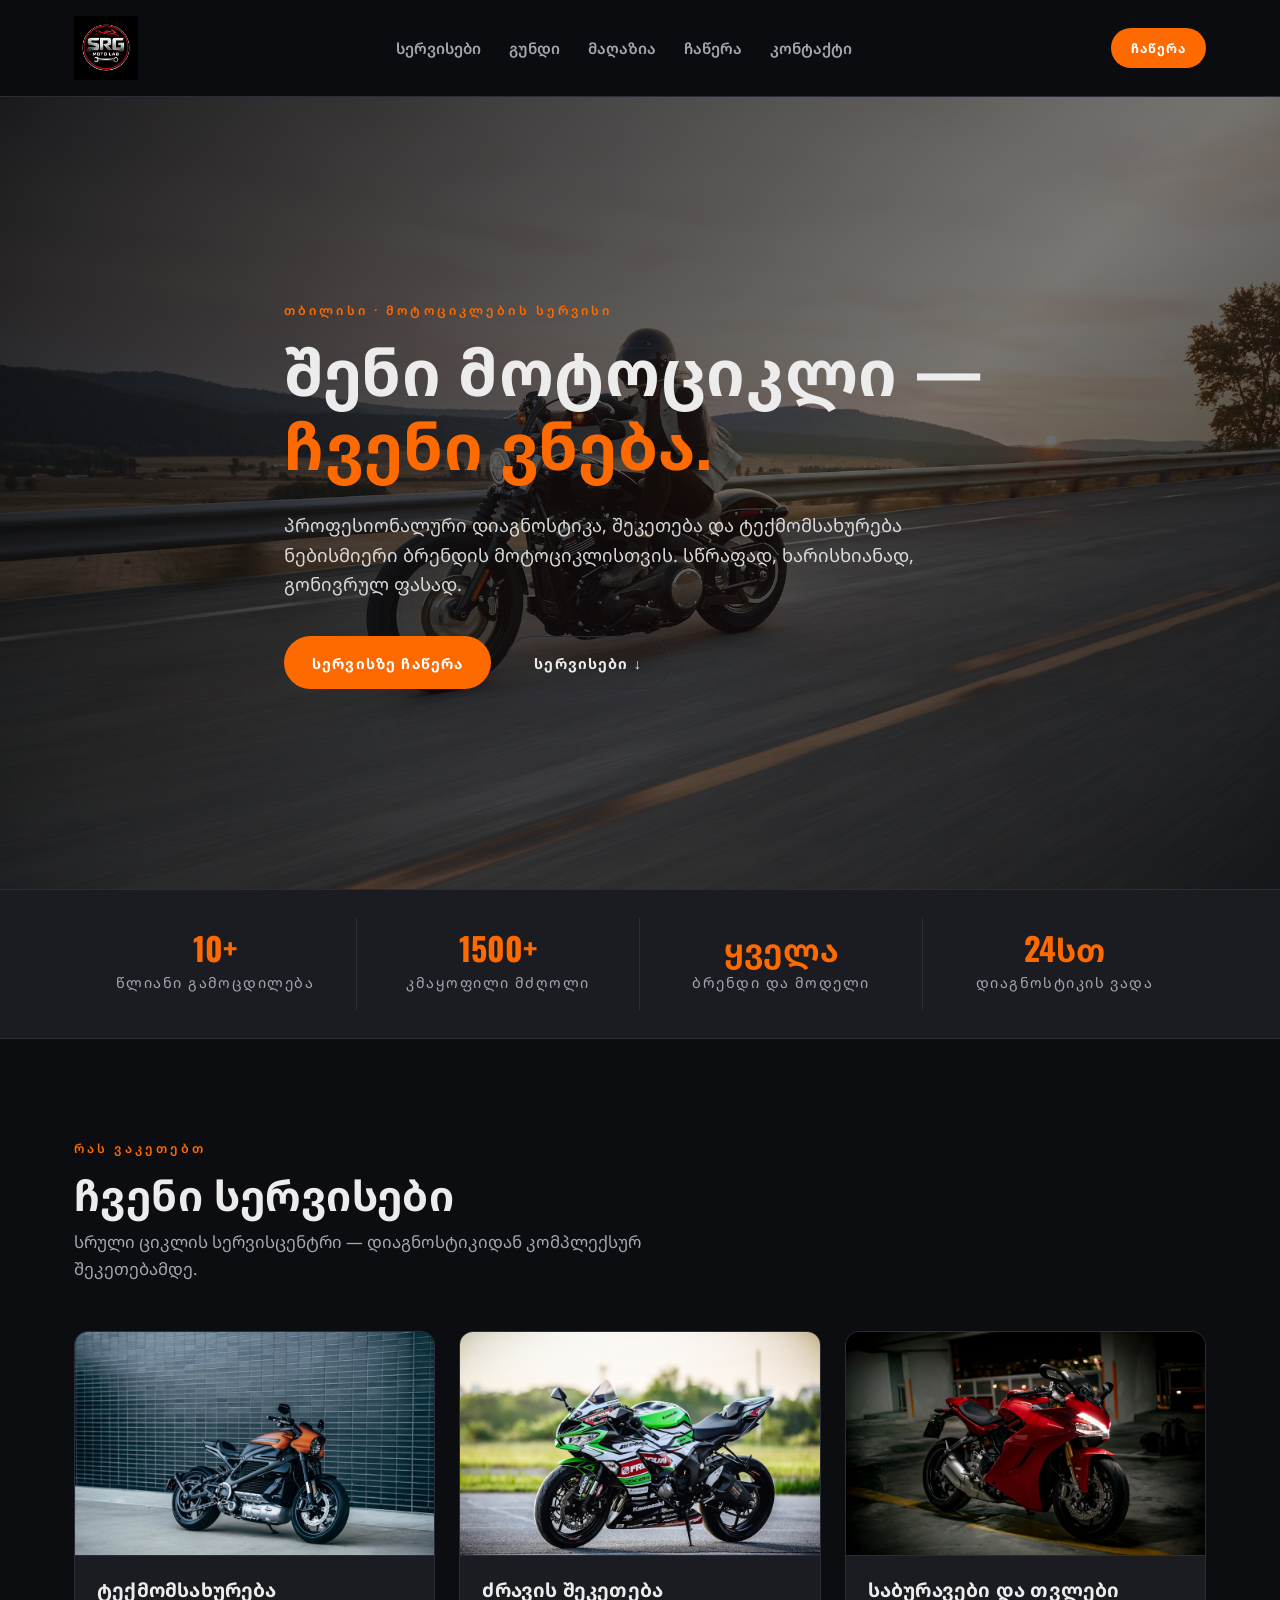
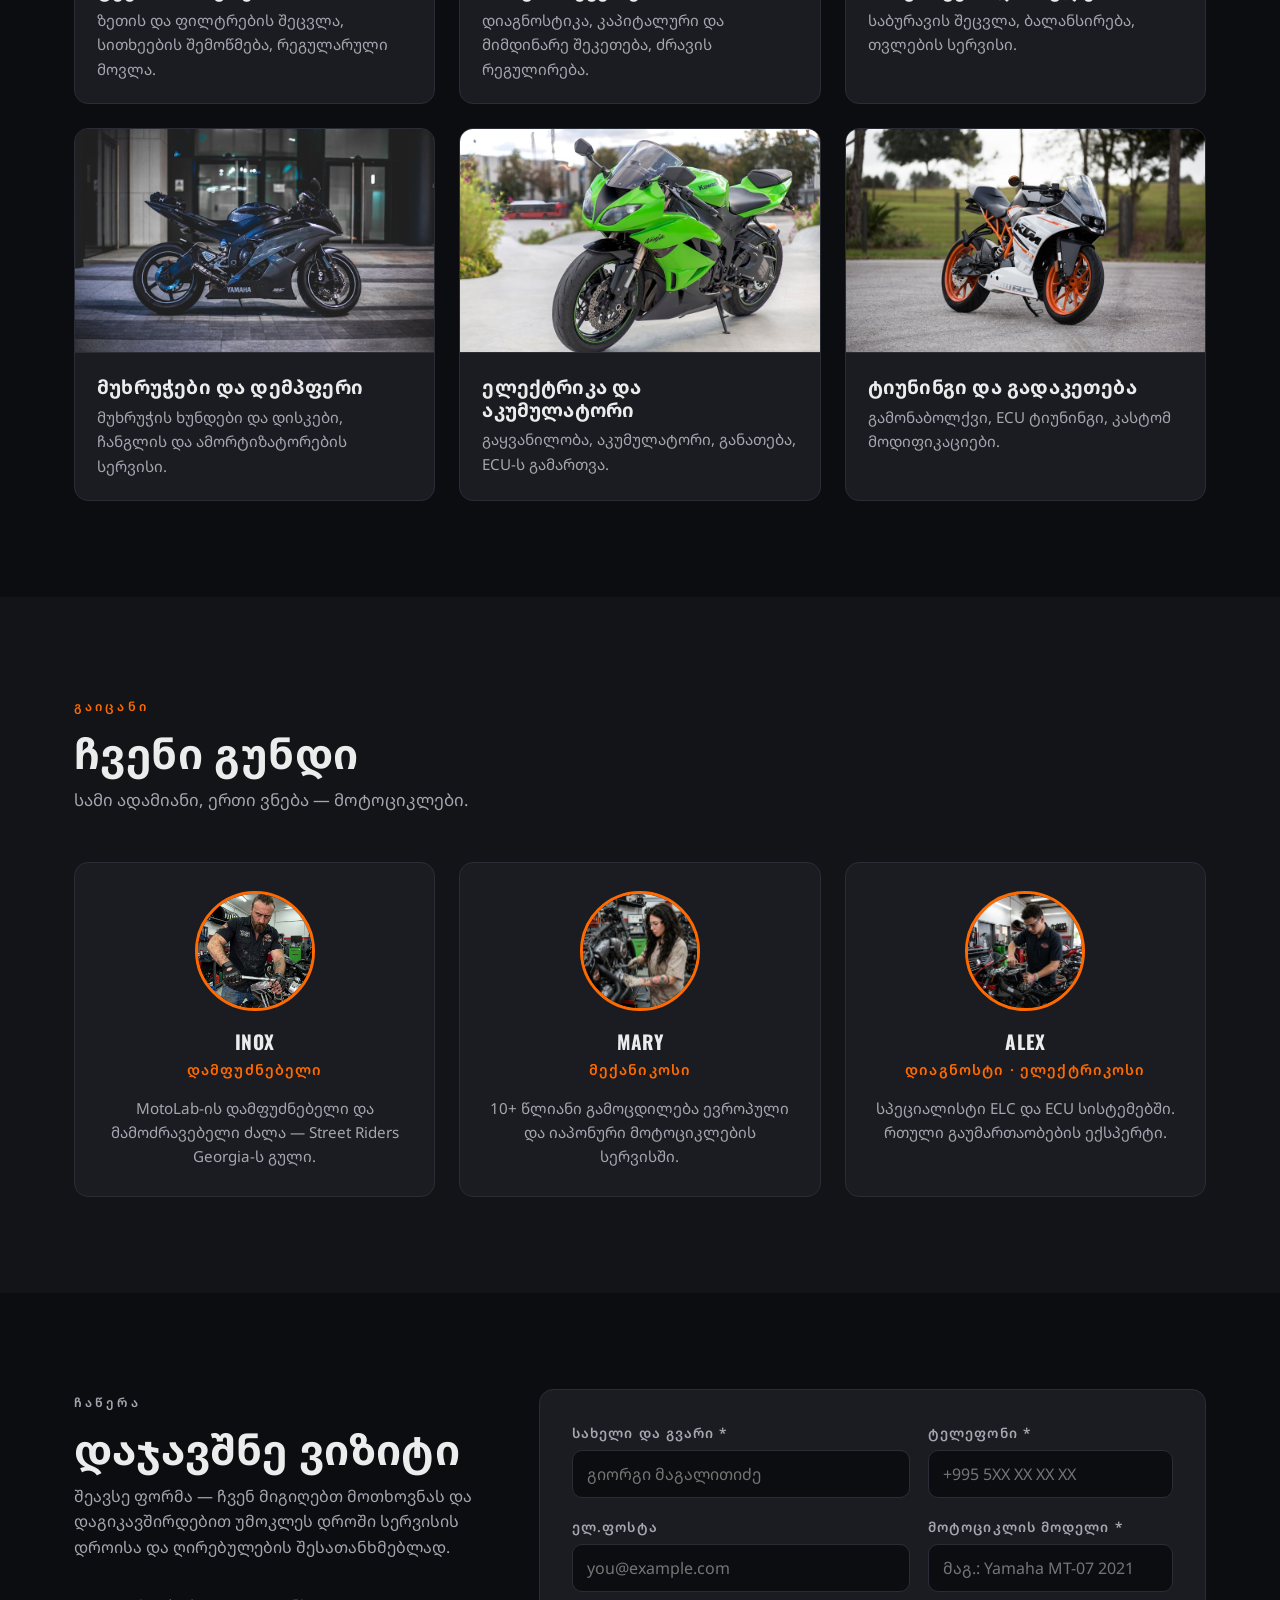
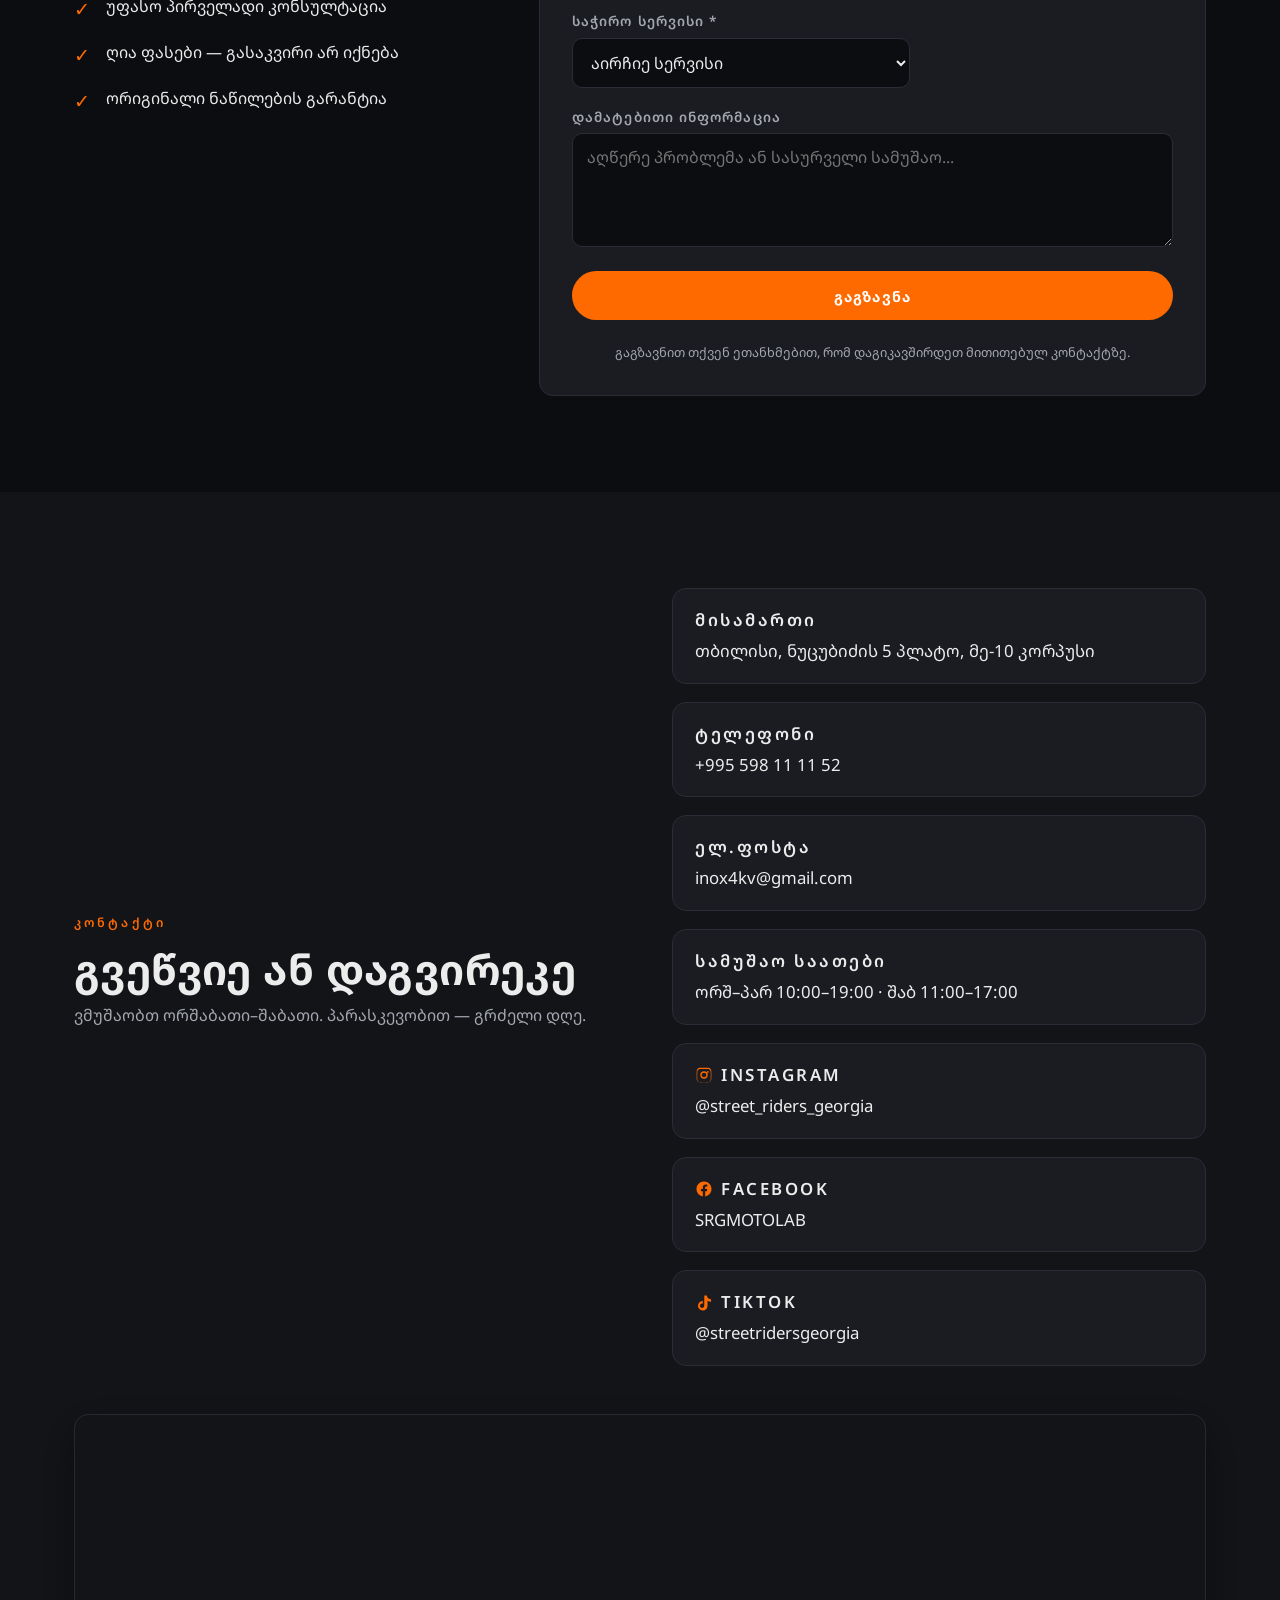
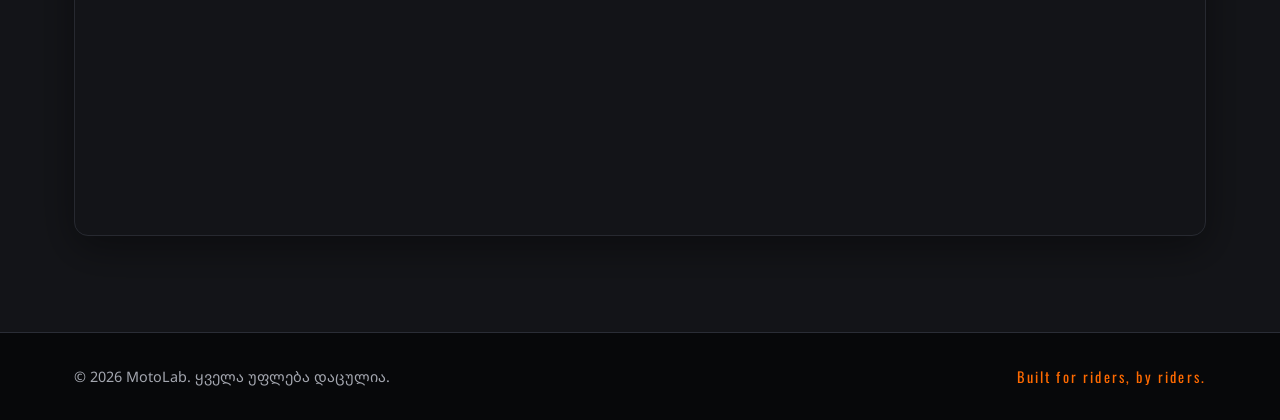
<file: index.html>
<!DOCTYPE html>
<html lang="ka">
<head>
    <meta charset="UTF-8">
    <meta name="viewport" content="width=device-width, initial-scale=1.0">
    <title>MotoLab — მოტოციკლების სერვისი თბილისში | SRG MotoLab</title>
    <meta name="description" content="MotoLab — პროფესიონალური მოტოციკლების სერვისცენტრი თბილისში, ნუცუბიძის პლატოზე. ტექმომსახურება, ძრავის შეკეთება, საბურავები, მუხრუჭები, ელექტრიკა, ტიუნინგი. დაჯავშნე ვიზიტი ონლაინ.">
    <meta name="keywords" content="მოტოციკლი, მოტო სერვისი, მოტო სერვის თბილისი, მოტოციკლის შეკეთება, მოტოციკლის რემონტი, მოტოს ტიუნინგი, მოტოს ზეთის შეცვლა, ნუცუბიძე, ვაკე, თბილისი, საქართველო, moto servisi, motociklis sherketeba, motociklis remonti, moto servisi tbilisi, motorcycle service Tbilisi, motorcycle repair Georgia, мотосервис тбилиси, ремонт мотоциклов, мотоцикл сервис грузия, MotoLab, SRG, Street Riders Georgia">
    <meta name="author" content="MotoLab">
    <meta name="robots" content="index, follow">
    <meta name="theme-color" content="#ff6a00">

    <!-- Geo targeting -->
    <meta name="geo.region" content="GE-TB">
    <meta name="geo.placename" content="Tbilisi">
    <meta name="geo.position" content="41.7336965;44.7185643">
    <meta name="ICBM" content="41.7336965, 44.7185643">

    <link rel="canonical" href="https://motohub.ge/">
    <link rel="alternate" hreflang="ka" href="https://motohub.ge/">
    <link rel="alternate" hreflang="x-default" href="https://motohub.ge/">

    <!-- Open Graph -->
    <meta property="og:type" content="website">
    <meta property="og:site_name" content="MotoLab">
    <meta property="og:locale" content="ka_GE">
    <meta property="og:url" content="https://motohub.ge/">
    <meta property="og:title" content="MotoLab — მოტოციკლების სერვისი თბილისში">
    <meta property="og:description" content="პროფესიონალური მოტოციკლების სერვისცენტრი თბილისში. ტექმომსახურება, შეკეთება, ტიუნინგი. დაჯავშნე ვიზიტი ონლაინ.">
    <meta property="og:image" content="https://motohub.ge/images/hero.jpg">
    <meta property="og:image:width" content="1900">
    <meta property="og:image:height" content="1267">
    <meta property="og:image:alt" content="MotoLab — მოტოციკლის სერვისი">

    <!-- Twitter Card -->
    <meta name="twitter:card" content="summary_large_image">
    <meta name="twitter:title" content="MotoLab — მოტოციკლების სერვისი თბილისში">
    <meta name="twitter:description" content="პროფესიონალური მოტოციკლების სერვისცენტრი თბილისში. დაჯავშნე ვიზიტი ონლაინ.">
    <meta name="twitter:image" content="https://motohub.ge/images/hero.jpg">

    <link rel="icon" type="image/webp" href="logo.webp">
    <link rel="apple-touch-icon" href="logo.webp">

    <link rel="preconnect" href="https://fonts.googleapis.com">
    <link rel="preconnect" href="https://fonts.gstatic.com" crossorigin>
    <link rel="preload" as="image" href="images/hero.jpg">
    <link href="https://fonts.googleapis.com/css2?family=Noto+Sans+Georgian:wght@400;600;800&family=Oswald:wght@500;700&display=swap" rel="stylesheet">
    <link rel="stylesheet" href="styles.css">

    <script type="application/ld+json">
    {
        "@context": "https://schema.org",
        "@type": "AutoRepair",
        "name": "MotoLab",
        "alternateName": "SRG MotoLab",
        "description": "პროფესიონალური მოტოციკლების სერვისცენტრი თბილისში — ტექმომსახურება, ძრავის შეკეთება, საბურავები, მუხრუჭები, ელექტრიკა, ტიუნინგი.",
        "url": "https://motohub.ge/",
        "logo": "https://motohub.ge/logo.webp",
        "image": "https://motohub.ge/images/hero.jpg",
        "telephone": "+995598111152",
        "email": "inox4kv@gmail.com",
        "priceRange": "₾₾",
        "address": {
            "@type": "PostalAddress",
            "streetAddress": "ნუცუბიძის 5 პლატო, მე-10 კორპუსი",
            "addressLocality": "თბილისი",
            "addressRegion": "თბილისი",
            "postalCode": "0177",
            "addressCountry": "GE"
        },
        "geo": {
            "@type": "GeoCoordinates",
            "latitude": 41.7336965,
            "longitude": 44.7185643
        },
        "currenciesAccepted": "GEL",
        "paymentAccepted": "Cash, Credit Card",
        "openingHoursSpecification": [
            {
                "@type": "OpeningHoursSpecification",
                "dayOfWeek": ["Monday", "Tuesday", "Wednesday", "Thursday", "Friday"],
                "opens": "10:00",
                "closes": "19:00"
            },
            {
                "@type": "OpeningHoursSpecification",
                "dayOfWeek": "Saturday",
                "opens": "11:00",
                "closes": "17:00"
            }
        ],
        "sameAs": [
            "https://www.instagram.com/street_riders_georgia",
            "https://www.facebook.com/SRGMOTOLAB",
            "https://www.tiktok.com/@streetridersgeorgia"
        ],
        "areaServed": {
            "@type": "City",
            "name": "თბილისი"
        },
        "hasOfferCatalog": {
            "@type": "OfferCatalog",
            "name": "სერვისები",
            "itemListElement": [
                { "@type": "Offer", "itemOffered": { "@type": "Service", "name": "ტექმომსახურება / ზეთის შეცვლა" } },
                { "@type": "Offer", "itemOffered": { "@type": "Service", "name": "ძრავის შეკეთება და დიაგნოსტიკა" } },
                { "@type": "Offer", "itemOffered": { "@type": "Service", "name": "საბურავები და თვლები" } },
                { "@type": "Offer", "itemOffered": { "@type": "Service", "name": "მუხრუჭები და დემპფერი" } },
                { "@type": "Offer", "itemOffered": { "@type": "Service", "name": "ელექტრიკა და აკუმულატორი" } },
                { "@type": "Offer", "itemOffered": { "@type": "Service", "name": "ტიუნინგი / გადაკეთება" } }
            ]
        }
    }
    </script>
</head>
<body>

<header class="site-header">
    <div class="container header-inner">
        <a href="#hero" class="logo">
            <img src="logo.webp" alt="MotoLab" class="logo-img">
        </a>
        <nav class="nav" id="primaryNav">
            <a href="#services">სერვისები</a>
            <a href="#team">გუნდი</a>
            <a href="shop.html">მაღაზია</a>
            <a href="#booking">ჩაწერა</a>
            <a href="#contact">კონტაქტი</a>
        </nav>
        <a href="#booking" class="btn btn-primary btn-sm nav-cta">ჩაწერა</a>
        <button class="nav-toggle" aria-label="მენიუ" aria-expanded="false" aria-controls="primaryNav">
            <span></span><span></span><span></span>
        </button>
    </div>
</header>

<section id="hero" class="hero">
    <div class="hero-bg"></div>
    <div class="container hero-inner">
        <p class="eyebrow">თბილისი · მოტოციკლების სერვისი</p>
        <h1>შენი მოტოციკლი —<br><span class="accent">ჩვენი ვნება.</span></h1>
        <p class="hero-sub">პროფესიონალური დიაგნოსტიკა, შეკეთება და ტექმომსახურება ნებისმიერი ბრენდის მოტოციკლისთვის. სწრაფად, ხარისხიანად, გონივრულ ფასად.</p>
        <div class="hero-actions">
            <a href="#booking" class="btn btn-primary">სერვისზე ჩაწერა</a>
            <a href="#services" class="btn btn-ghost">სერვისები ↓</a>
        </div>
    </div>
</section>

<section class="strip">
    <div class="container strip-grid">
        <div><strong>10+</strong><span>წლიანი გამოცდილება</span></div>
        <div><strong>1500+</strong><span>კმაყოფილი მძღოლი</span></div>
        <div><strong>ყველა</strong><span>ბრენდი და მოდელი</span></div>
        <div><strong>24სთ</strong><span>დიაგნოსტიკის ვადა</span></div>
    </div>
</section>

<section id="services" class="section">
    <div class="container">
        <p class="eyebrow">რას ვაკეთებთ</p>
        <h2 class="section-title">ჩვენი სერვისები</h2>
        <p class="section-lead">სრული ციკლის სერვისცენტრი — დიაგნოსტიკიდან კომპლექსურ შეკეთებამდე.</p>

        <div class="services-grid">
            <article class="service-card">
                <div class="service-img" style="background-image:url('images/service-maintenance.jpg')"></div>
                <div class="service-body">
                    <h3>ტექმომსახურება</h3>
                    <p>ზეთის და ფილტრების შეცვლა, სითხეების შემოწმება, რეგულარული მოვლა.</p>
                </div>
            </article>

            <article class="service-card">
                <div class="service-img" style="background-image:url('images/service-engine.jpg')"></div>
                <div class="service-body">
                    <h3>ძრავის შეკეთება</h3>
                    <p>დიაგნოსტიკა, კაპიტალური და მიმდინარე შეკეთება, ძრავის რეგულირება.</p>
                </div>
            </article>

            <article class="service-card">
                <div class="service-img" style="background-image:url('images/service-tires.jpg')"></div>
                <div class="service-body">
                    <h3>საბურავები და თვლები</h3>
                    <p>საბურავის შეცვლა, ბალანსირება, თვლების სერვისი.</p>
                </div>
            </article>

            <article class="service-card">
                <div class="service-img" style="background-image:url('images/service-brakes.jpg')"></div>
                <div class="service-body">
                    <h3>მუხრუჭები და დემპფერი</h3>
                    <p>მუხრუჭის ხუნდები და დისკები, ჩანგლის და ამორტიზატორების სერვისი.</p>
                </div>
            </article>

            <article class="service-card">
                <div class="service-img" style="background-image:url('images/service-electrical.jpg')"></div>
                <div class="service-body">
                    <h3>ელექტრიკა და აკუმულატორი</h3>
                    <p>გაყვანილობა, აკუმულატორი, განათება, ECU-ს გამართვა.</p>
                </div>
            </article>

            <article class="service-card">
                <div class="service-img" style="background-image:url('images/service-tuning.jpg')"></div>
                <div class="service-body">
                    <h3>ტიუნინგი და გადაკეთება</h3>
                    <p>გამონაბოლქვი, ECU ტიუნინგი, კასტომ მოდიფიკაციები.</p>
                </div>
            </article>
        </div>
    </div>
</section>

<section id="team" class="section section-alt">
    <div class="container">
        <p class="eyebrow">გაიცანი</p>
        <h2 class="section-title">ჩვენი გუნდი</h2>
        <p class="section-lead">სამი ადამიანი, ერთი ვნება — მოტოციკლები.</p>

        <div class="team-grid">
            <article class="team-card">
                <div class="team-avatar">
                    <img src="images/founder-inox.png" alt="Inox — დამფუძნებელი">
                </div>
                <h3>Inox</h3>
                <p class="team-role">დამფუძნებელი</p>
                <p class="team-bio">MotoLab-ის დამფუძნებელი და მამოძრავებელი ძალა — Street Riders Georgia-ს გული.</p>
            </article>

            <article class="team-card">
                <div class="team-avatar">
                    <img src="images/mechanic-mary.png" alt="Mary — მექანიკოსი">
                </div>
                <h3>Mary</h3>
                <p class="team-role">მექანიკოსი</p>
                <p class="team-bio">10+ წლიანი გამოცდილება ევროპული და იაპონური მოტოციკლების სერვისში.</p>
            </article>

            <article class="team-card">
                <div class="team-avatar">
                    <img src="images/electricc-alex.png" alt="Alex — დიაგნოსტი და ელექტრიკოსი">
                </div>
                <h3>Alex</h3>
                <p class="team-role">დიაგნოსტი · ელექტრიკოსი</p>
                <p class="team-bio">სპეციალისტი ELC და ECU სისტემებში. რთული გაუმართაობების ექსპერტი.</p>
            </article>
        </div>
    </div>
</section>

<section id="booking" class="section">
    <div class="container booking-wrap">
        <div class="booking-text">
            <p class="eyebrow">ჩაწერა</p>
            <h2 class="section-title">დაჯავშნე ვიზიტი</h2>
            <p>შეავსე ფორმა — ჩვენ მიგიღებთ მოთხოვნას და დაგიკავშირდებით უმოკლეს დროში სერვისის დროისა და ღირებულების შესათანხმებლად.</p>
            <ul class="booking-points">
                <li>უფასო პირველადი კონსულტაცია</li>
                <li>ღია ფასები — გასაკვირი არ იქნება</li>
                <li>ორიგინალი ნაწილების გარანტია</li>
            </ul>
        </div>

        <form class="booking-form" action="https://formspree.io/f/mykvbjrq" method="POST">
            <div class="form-row">
                <label for="name">სახელი და გვარი *</label>
                <input id="name" name="name" type="text" required autocomplete="name" placeholder="გიორგი მაგალითიძე">
            </div>

            <div class="form-row">
                <label for="phone">ტელეფონი *</label>
                <input id="phone" name="phone" type="tel" required autocomplete="tel" placeholder="+995 5XX XX XX XX">
            </div>

            <div class="form-row">
                <label for="email">ელ.ფოსტა</label>
                <input id="email" name="email" type="email" autocomplete="email" placeholder="you@example.com">
            </div>

            <div class="form-row">
                <label for="model">მოტოციკლის მოდელი *</label>
                <input id="model" name="model" type="text" required placeholder="მაგ.: Yamaha MT-07 2021">
            </div>

            <div class="form-row">
                <label for="service">საჭირო სერვისი *</label>
                <select id="service" name="service" required>
                    <option value="" disabled selected>აირჩიე სერვისი</option>
                    <option>ტექმომსახურება / ზეთის შეცვლა</option>
                    <option>ძრავის შეკეთება და დიაგნოსტიკა</option>
                    <option>საბურავები და თვლები</option>
                    <option>მუხრუჭები და დემპფერი</option>
                    <option>ელექტრიკა და აკუმულატორი</option>
                    <option>ტიუნინგი / გადაკეთება</option>
                    <option>სხვა</option>
                </select>
            </div>

            <div class="form-row form-row-full">
                <label for="notes">დამატებითი ინფორმაცია</label>
                <textarea id="notes" name="notes" rows="4" placeholder="აღწერე პრობლემა ან სასურველი სამუშაო..."></textarea>
            </div>

            <input type="text" name="_gotcha" style="display:none" tabindex="-1" autocomplete="off">
            <input type="hidden" name="_subject" value="MotoLab — ახალი მოთხოვნა სერვისზე">

            <button type="submit" class="btn btn-primary btn-block">გაგზავნა</button>
            <p class="form-note">გაგზავნით თქვენ ეთანხმებით, რომ დაგიკავშირდეთ მითითებულ კონტაქტზე.</p>
        </form>
    </div>
</section>

<section id="contact" class="section section-alt">
    <div class="container">
        <div class="contact-grid">
        <div>
            <p class="eyebrow">კონტაქტი</p>
            <h2 class="section-title">გვეწვიე ან დაგვირეკე</h2>
            <p>ვმუშაობთ ორშაბათი–შაბათი. პარასკევობით — გრძელი დღე.</p>
        </div>
        <div class="contact-info">
            <div class="contact-item">
                <span class="contact-label">მისამართი</span>
                <span>თბილისი, ნუცუბიძის 5 პლატო, მე-10 კორპუსი</span>
            </div>
            <div class="contact-item">
                <span class="contact-label">ტელეფონი</span>
                <a href="tel:+995598111152">+995 598 11 11 52</a>
            </div>
            <div class="contact-item">
                <span class="contact-label">ელ.ფოსტა</span>
                <a href="mailto:inox4kv@gmail.com">inox4kv@gmail.com</a>
            </div>
            <div class="contact-item">
                <span class="contact-label">სამუშაო საათები</span>
                <span>ორშ–პარ 10:00–19:00 · შაბ 11:00–17:00</span>
            </div>
            <div class="contact-item contact-social">
                <span class="contact-label">
                    <svg class="social-icon" viewBox="0 0 24 24" aria-hidden="true" focusable="false"><path fill="currentColor" d="M12 2.2c3.2 0 3.6 0 4.85.07 1.17.05 1.8.25 2.23.42.56.21.96.47 1.38.89.42.42.68.82.89 1.38.17.42.37 1.06.42 2.23.06 1.26.07 1.64.07 4.85s0 3.6-.07 4.85c-.05 1.17-.25 1.8-.42 2.23a3.7 3.7 0 0 1-.89 1.38c-.42.42-.82.68-1.38.89-.42.17-1.06.37-2.23.42-1.26.06-1.64.07-4.85.07s-3.6 0-4.85-.07c-1.17-.05-1.8-.25-2.23-.42a3.7 3.7 0 0 1-1.38-.89 3.7 3.7 0 0 1-.89-1.38c-.17-.42-.37-1.06-.42-2.23C2.2 15.6 2.2 15.2 2.2 12s0-3.6.07-4.85c.05-1.17.25-1.8.42-2.23.21-.56.47-.96.89-1.38.42-.42.82-.68 1.38-.89.42-.17 1.06-.37 2.23-.42C8.4 2.2 8.8 2.2 12 2.2Zm0 1.8c-3.16 0-3.53 0-4.77.07-.99.04-1.53.21-1.88.35-.47.18-.81.4-1.16.75-.35.35-.57.69-.75 1.16-.14.36-.31.9-.35 1.88-.06 1.24-.07 1.61-.07 4.77s0 3.53.07 4.77c.04.99.21 1.53.35 1.88.18.47.4.81.75 1.16.35.35.69.57 1.16.75.36.14.9.31 1.88.35 1.24.06 1.61.07 4.77.07s3.53 0 4.77-.07c.99-.04 1.53-.21 1.88-.35.47-.18.81-.4 1.16-.75.35-.35.57-.69.75-1.16.14-.36.31-.9.35-1.88.06-1.24.07-1.61.07-4.77s0-3.53-.07-4.77c-.04-.99-.21-1.53-.35-1.88a3.1 3.1 0 0 0-.75-1.16 3.1 3.1 0 0 0-1.16-.75c-.36-.14-.9-.31-1.88-.35-1.24-.06-1.61-.07-4.77-.07Zm0 3.06a4.94 4.94 0 1 1 0 9.88 4.94 4.94 0 0 1 0-9.88Zm0 1.8a3.14 3.14 0 1 0 0 6.28 3.14 3.14 0 0 0 0-6.28Zm5.15-2.05a1.15 1.15 0 1 1 0 2.3 1.15 1.15 0 0 1 0-2.3Z"/></svg>
                    Instagram
                </span>
                <a href="https://www.instagram.com/street_riders_georgia" target="_blank" rel="noopener">@street_riders_georgia</a>
            </div>
            <div class="contact-item contact-social">
                <span class="contact-label">
                    <svg class="social-icon" viewBox="0 0 24 24" aria-hidden="true" focusable="false"><path fill="currentColor" d="M22 12.06C22 6.5 17.52 2 12 2S2 6.5 2 12.06c0 5 3.66 9.15 8.44 9.94v-7.03H7.9v-2.91h2.54V9.84c0-2.52 1.49-3.91 3.78-3.91 1.1 0 2.24.2 2.24.2v2.47h-1.26c-1.24 0-1.63.78-1.63 1.57v1.89h2.77l-.44 2.91h-2.33V22c4.78-.79 8.43-4.94 8.43-9.94Z"/></svg>
                    Facebook
                </span>
                <a href="https://www.facebook.com/SRGMOTOLAB" target="_blank" rel="noopener">SRGMOTOLAB</a>
            </div>
            <div class="contact-item contact-social">
                <span class="contact-label">
                    <svg class="social-icon" viewBox="0 0 24 24" aria-hidden="true" focusable="false"><path fill="currentColor" d="M19.59 6.69a4.83 4.83 0 0 1-3.77-4.25V2h-3.45v13.67a2.89 2.89 0 0 1-5.2 1.74 2.89 2.89 0 0 1 2.31-4.63c.32 0 .64.06.94.16V9.4a6.33 6.33 0 0 0-1-.05A6.34 6.34 0 0 0 5.8 20.1a6.34 6.34 0 0 0 10.86-4.43V8.94a8.16 8.16 0 0 0 4.77 1.52V7.01a4.85 4.85 0 0 1-1.84-.32Z"/></svg>
                    TikTok
                </span>
                <a href="https://www.tiktok.com/@streetridersgeorgia" target="_blank" rel="noopener">@streetridersgeorgia</a>
            </div>
        </div>
        </div>

        <div class="map-embed">
            <iframe src="https://www.google.com/maps/embed?pb=!1m18!1m12!1m3!1d2977.3892392011685!2d44.7185643!3d41.7336965!2m3!1f0!2f0!3f0!3m2!1i1024!2i768!4f13.1!3m3!1m2!1s0x4044734b223b3837%3A0xa07d5107ece532d4!2sStreet%20Riders%20Service!5e0!3m2!1sen!2sge!4v1779827984257!5m2!1sen!2sge"
                width="600" height="450" style="border:0;" allowfullscreen="" loading="lazy" referrerpolicy="no-referrer-when-downgrade"
                title="MotoLab — Street Riders Service location"></iframe>
        </div>
    </div>
</section>

<footer class="site-footer">
    <div class="container footer-inner">
        <span>© <span id="year"></span> MotoLab. ყველა უფლება დაცულია.</span>
        <span class="footer-tagline">Built for riders, by riders.</span>
    </div>
</footer>

<script>
    document.getElementById('year').textContent = new Date().getFullYear();

    const navToggle = document.querySelector('.nav-toggle');
    const nav = document.getElementById('primaryNav');
    if (navToggle && nav) {
        const closeNav = () => {
            nav.classList.remove('is-open');
            navToggle.setAttribute('aria-expanded', 'false');
        };
        navToggle.addEventListener('click', () => {
            const open = nav.classList.toggle('is-open');
            navToggle.setAttribute('aria-expanded', open ? 'true' : 'false');
        });
        nav.querySelectorAll('a').forEach(a => a.addEventListener('click', closeNav));
        document.addEventListener('keydown', e => { if (e.key === 'Escape') closeNav(); });
    }

    document.querySelectorAll('a[href^="#"]').forEach(a => {
        a.addEventListener('click', e => {
            const id = a.getAttribute('href');
            if (id.length > 1) {
                const target = document.querySelector(id);
                if (target) {
                    e.preventDefault();
                    target.scrollIntoView({ behavior: 'smooth', block: 'start' });
                }
            }
        });
    });
</script>

</body>
</html>
</file>
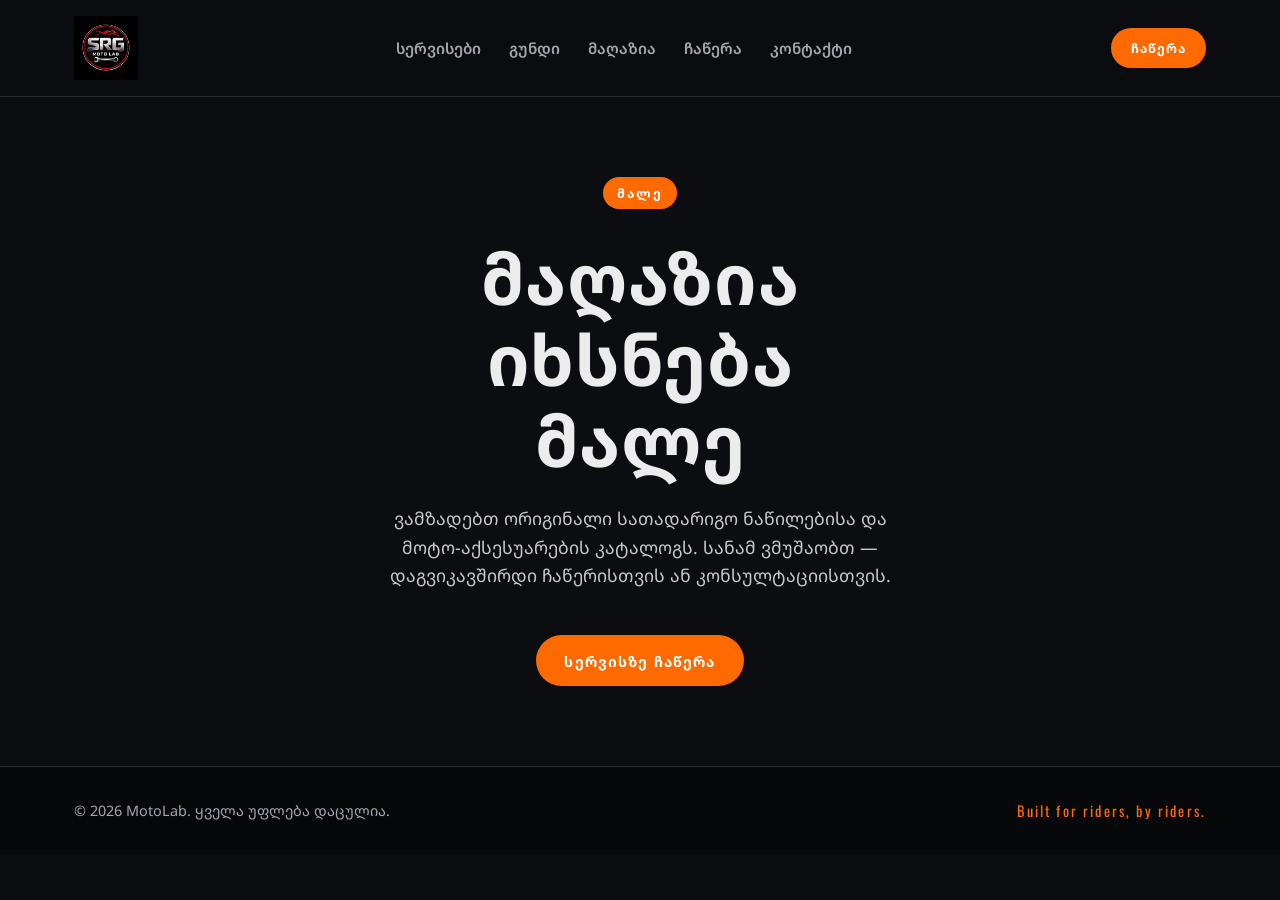
<file: shop.html>
<!DOCTYPE html>
<html lang="ka">
<head>
    <meta charset="UTF-8">
    <meta name="viewport" content="width=device-width, initial-scale=1.0">
    <title>მაღაზია — მოტოციკლის ნაწილები (მალე) | MotoLab</title>
    <meta name="description" content="MotoLab მაღაზია თბილისში — ორიგინალი სათადარიგო ნაწილები და მოტო-აქსესუარები. იხსნება მალე.">
    <meta name="keywords" content="მოტოციკლის ნაწილები, მოტო აქსესუარები, თბილისი, საქართველო, moto parts Tbilisi, мотозапчасти тбилиси">
    <meta name="robots" content="index, follow">
    <meta name="theme-color" content="#ff6a00">
    <meta name="geo.region" content="GE-TB">
    <meta name="geo.placename" content="Tbilisi">
    <link rel="canonical" href="https://motohub.ge/shop.html">
    <link rel="alternate" hreflang="ka" href="https://motohub.ge/shop.html">

    <meta property="og:type" content="website">
    <meta property="og:site_name" content="MotoLab">
    <meta property="og:locale" content="ka_GE">
    <meta property="og:url" content="https://motohub.ge/shop.html">
    <meta property="og:title" content="MotoLab მაღაზია — მალე გაიხსნება">
    <meta property="og:description" content="ორიგინალი მოტოციკლის ნაწილები და აქსესუარები თბილისში.">
    <meta property="og:image" content="https://motohub.ge/images/hero.jpg">

    <link rel="icon" type="image/webp" href="logo.webp">
    <link rel="apple-touch-icon" href="logo.webp">

    <link rel="preconnect" href="https://fonts.googleapis.com">
    <link rel="preconnect" href="https://fonts.gstatic.com" crossorigin>
    <link href="https://fonts.googleapis.com/css2?family=Noto+Sans+Georgian:wght@400;600;800&family=Oswald:wght@500;700&display=swap" rel="stylesheet">
    <link rel="stylesheet" href="styles.css">
</head>
<body>

<header class="site-header">
    <div class="container header-inner">
        <a href="index.html" class="logo">
            <img src="logo.webp" alt="MotoLab" class="logo-img">
        </a>
        <nav class="nav" id="primaryNav">
            <a href="index.html#services">სერვისები</a>
            <a href="index.html#team">გუნდი</a>
            <a href="shop.html">მაღაზია</a>
            <a href="index.html#booking">ჩაწერა</a>
            <a href="index.html#contact">კონტაქტი</a>
        </nav>
        <a href="index.html#booking" class="btn btn-primary btn-sm nav-cta">ჩაწერა</a>
        <button class="nav-toggle" aria-label="მენიუ" aria-expanded="false" aria-controls="primaryNav">
            <span></span><span></span><span></span>
        </button>
    </div>
</header>

<section class="coming-soon">
    <div class="container coming-soon-inner">
        <span class="badge">მალე</span>
        <h1>მაღაზია იხსნება მალე</h1>
        <p>ვამზადებთ ორიგინალი სათადარიგო ნაწილებისა და მოტო-აქსესუარების კატალოგს. სანამ ვმუშაობთ — დაგვიკავშირდი ჩაწერისთვის ან კონსულტაციისთვის.</p>
        <a href="index.html#booking" class="btn btn-primary">სერვისზე ჩაწერა</a>
    </div>
</section>

<footer class="site-footer">
    <div class="container footer-inner">
        <span>© <span id="year"></span> MotoLab. ყველა უფლება დაცულია.</span>
        <span class="footer-tagline">Built for riders, by riders.</span>
    </div>
</footer>

<script>
    document.getElementById('year').textContent = new Date().getFullYear();

    const navToggle = document.querySelector('.nav-toggle');
    const nav = document.getElementById('primaryNav');
    if (navToggle && nav) {
        const closeNav = () => {
            nav.classList.remove('is-open');
            navToggle.setAttribute('aria-expanded', 'false');
        };
        navToggle.addEventListener('click', () => {
            const open = nav.classList.toggle('is-open');
            navToggle.setAttribute('aria-expanded', open ? 'true' : 'false');
        });
        nav.querySelectorAll('a').forEach(a => a.addEventListener('click', closeNav));
        document.addEventListener('keydown', e => { if (e.key === 'Escape') closeNav(); });
    }
</script>

</body>
</html>
</file>
<file: styles.css>
/* ---------- Tokens ---------- */
:root {
    --bg: #0c0d10;
    --bg-alt: #131418;
    --surface: #1a1c22;
    --surface-2: #22252d;
    --border: #2a2d36;
    --text: #ececec;
    --text-dim: #a4a7b0;
    --accent: #ff6a00;
    --accent-hot: #ff8a3d;
    --danger: #e63946;
    --max: 1180px;
    --radius: 14px;
    --shadow: 0 12px 40px rgba(0,0,0,.4);
    --font-display: 'Oswald', 'Noto Sans Georgian', sans-serif;
    --font-body: 'Noto Sans Georgian', system-ui, -apple-system, sans-serif;
}

* { box-sizing: border-box; }
html { scroll-behavior: smooth; }
body {
    margin: 0;
    background: var(--bg);
    color: var(--text);
    font-family: var(--font-body);
    font-size: 16px;
    line-height: 1.6;
    -webkit-font-smoothing: antialiased;
}

.container {
    width: 100%;
    max-width: var(--max);
    margin: 0 auto;
    padding: 0 24px;
}

a { color: var(--accent); text-decoration: none; }
a:hover { color: var(--accent-hot); }

img { max-width: 100%; display: block; }

h1, h2, h3 { font-family: var(--font-display); font-weight: 700; letter-spacing: .01em; line-height: 1.15; margin: 0 0 .5em; }
h1 { font-size: clamp(2.2rem, 5vw, 4rem); text-transform: uppercase; }
h2 { font-size: clamp(1.8rem, 3.4vw, 2.6rem); text-transform: uppercase; }
h3 { font-size: 1.2rem; }

p { margin: 0 0 1em; color: var(--text-dim); }

.eyebrow {
    display: inline-block;
    text-transform: uppercase;
    letter-spacing: .25em;
    font-size: .78rem;
    color: var(--accent);
    margin: 0 0 .8em;
    font-weight: 600;
}

.accent { color: var(--accent); }

.section { padding: 96px 0; }
.section-alt { background: var(--bg-alt); }
.section-title { margin-bottom: .3em; color: var(--text); }
.section-lead { font-size: 1.05rem; max-width: 640px; margin-bottom: 48px; }

/* ---------- Buttons ---------- */
.btn {
    display: inline-flex;
    align-items: center;
    justify-content: center;
    padding: 14px 28px;
    border-radius: 999px;
    font-weight: 700;
    text-transform: uppercase;
    letter-spacing: .08em;
    font-size: .9rem;
    cursor: pointer;
    border: none;
    transition: transform .15s ease, box-shadow .15s ease, background .15s ease;
    font-family: var(--font-display);
}
.btn-sm { padding: 10px 20px; font-size: .8rem; }
.btn-block { width: 100%; }
.btn-primary {
    background: var(--accent);
    color: #fff;
}
.btn-primary:hover {
    background: var(--accent-hot);
    transform: translateY(-1px);
    box-shadow: 0 8px 24px rgba(255,106,0,.35);
    color: #fff;
}
.btn-ghost {
    background: transparent;
    color: var(--text);
    border: 1.5px solid var(--border);
}
.btn-ghost:hover { border-color: var(--accent); color: var(--accent); }

/* ---------- Header ---------- */
.site-header {
    position: sticky;
    top: 0;
    z-index: 50;
    background: rgba(12,13,16,.85);
    backdrop-filter: blur(10px);
    border-bottom: 1px solid var(--border);
}
.header-inner {
    display: flex;
    align-items: center;
    justify-content: space-between;
    padding: 16px 24px;
    gap: 24px;
}
.logo {
    display: flex;
    align-items: center;
    gap: 10px;
    color: var(--text);
    font-family: var(--font-display);
    font-weight: 700;
    font-size: 1.3rem;
    text-transform: uppercase;
    letter-spacing: .1em;
}
.logo-mark {
    width: 36px; height: 36px;
    background: var(--accent);
    color: #fff;
    display: grid; place-items: center;
    border-radius: 8px;
    font-size: 1.2rem;
    transform: rotate(-3deg);
}
.logo-img {
    height: 64px;
    width: auto;
    display: block;
}
.nav {
    display: flex;
    gap: 28px;
}
.nav a {
    color: var(--text-dim);
    font-weight: 600;
    font-size: .95rem;
    transition: color .15s ease;
}
.nav a:hover { color: var(--accent); }
.nav-cta { white-space: nowrap; }

.nav-toggle {
    display: none;
    background: transparent;
    border: 0;
    cursor: pointer;
    padding: 8px;
    width: 44px;
    height: 44px;
    flex-direction: column;
    justify-content: center;
    align-items: center;
    gap: 5px;
}
.nav-toggle span {
    display: block;
    width: 26px;
    height: 2px;
    background: var(--text);
    transition: transform .25s ease, opacity .2s ease;
    transform-origin: center;
}
.nav-toggle[aria-expanded="true"] span:nth-child(1) { transform: translateY(7px) rotate(45deg); }
.nav-toggle[aria-expanded="true"] span:nth-child(2) { opacity: 0; }
.nav-toggle[aria-expanded="true"] span:nth-child(3) { transform: translateY(-7px) rotate(-45deg); }

@media (max-width: 760px) {
    .nav-toggle { display: flex; }
    .nav-cta { display: none; }
    .nav {
        display: none;
        position: absolute;
        top: 100%;
        left: 0;
        right: 0;
        flex-direction: column;
        gap: 0;
        background: rgba(12,13,16,.98);
        backdrop-filter: blur(10px);
        border-bottom: 1px solid var(--border);
        box-shadow: var(--shadow);
        padding: 8px 0;
    }
    .nav.is-open { display: flex; }
    .nav a {
        padding: 16px 24px;
        font-size: 1.05rem;
        color: var(--text);
        border-bottom: 1px solid var(--border);
    }
    .nav a:last-child { border-bottom: none; }
}

/* ---------- Hero ---------- */
.hero {
    position: relative;
    overflow: hidden;
    min-height: 88vh;
    display: flex;
    align-items: center;
    padding: 80px 0;
}
.hero-bg {
    position: absolute;
    inset: 0;
    background-image: linear-gradient(135deg, rgba(12,13,16,.92) 0%, rgba(12,13,16,.55) 60%, rgba(12,13,16,.85) 100%),
        url('images/hero.jpg');
    background-size: cover;
    background-position: center;
    z-index: 0;
}
.hero-inner {
    position: relative;
    z-index: 1;
    max-width: 760px;
}
.hero-sub {
    color: var(--text);
    font-size: 1.15rem;
    margin: 1.2em 0 2em;
    opacity: .9;
}
.hero-actions {
    display: flex;
    flex-wrap: wrap;
    gap: 14px;
}

/* ---------- Strip ---------- */
.strip {
    background: var(--surface);
    border-top: 1px solid var(--border);
    border-bottom: 1px solid var(--border);
}
.strip-grid {
    display: grid;
    grid-template-columns: repeat(4, 1fr);
    gap: 0;
    padding: 28px 24px;
}
.strip-grid > div {
    text-align: center;
    padding: 14px 8px;
    border-right: 1px solid var(--border);
}
.strip-grid > div:last-child { border-right: none; }
.strip-grid strong {
    display: block;
    font-family: var(--font-display);
    font-size: 2rem;
    color: var(--accent);
    line-height: 1;
    margin-bottom: 6px;
}
.strip-grid span {
    color: var(--text-dim);
    font-size: .9rem;
    text-transform: uppercase;
    letter-spacing: .1em;
}
@media (max-width: 720px) {
    .strip-grid { grid-template-columns: repeat(2, 1fr); }
    .strip-grid > div:nth-child(2) { border-right: none; }
    .strip-grid > div:nth-child(1), .strip-grid > div:nth-child(2) {
        border-bottom: 1px solid var(--border);
    }
}

/* ---------- Services ---------- */
.services-grid {
    display: grid;
    grid-template-columns: repeat(auto-fit, minmax(280px, 1fr));
    gap: 24px;
}
.service-card {
    background: var(--surface);
    border: 1px solid var(--border);
    border-radius: var(--radius);
    overflow: hidden;
    transition: transform .2s ease, border-color .2s ease, box-shadow .2s ease;
}
.service-card:hover {
    transform: translateY(-4px);
    border-color: var(--accent);
    box-shadow: var(--shadow);
}
.service-img {
    aspect-ratio: 16 / 10;
    background-size: cover;
    background-position: center;
    background-color: var(--surface-2);
    border-bottom: 1px solid var(--border);
}
.service-body { padding: 22px; }
.service-body h3 {
    color: var(--text);
    margin-bottom: .4em;
    text-transform: uppercase;
}
.service-body p { margin: 0; font-size: .95rem; }

/* ---------- Team ---------- */
.team-grid {
    display: grid;
    grid-template-columns: repeat(auto-fit, minmax(260px, 1fr));
    gap: 24px;
}
.team-card {
    background: var(--surface);
    border: 1px solid var(--border);
    border-radius: var(--radius);
    padding: 28px;
    text-align: center;
    transition: border-color .2s ease, transform .2s ease;
}
.team-card:hover {
    border-color: var(--accent);
    transform: translateY(-3px);
}
.team-avatar {
    width: 120px; height: 120px;
    margin: 0 auto 20px;
    border-radius: 50%;
    overflow: hidden;
    border: 3px solid var(--accent);
    background: var(--surface-2);
}
.team-avatar img { width: 100%; height: 100%; object-fit: cover; }
.team-card h3 {
    text-transform: uppercase;
    margin-bottom: .25em;
}
.team-role {
    color: var(--accent);
    font-weight: 600;
    font-size: .9rem;
    margin-bottom: 1em;
    text-transform: uppercase;
    letter-spacing: .08em;
}
.team-bio { font-size: .95rem; margin: 0; }

/* ---------- Booking ---------- */
.booking-wrap {
    display: grid;
    grid-template-columns: 1fr 1.2fr;
    gap: 64px;
    align-items: start;
}
@media (max-width: 880px) {
    .booking-wrap { grid-template-columns: 1fr; gap: 40px; }
}
.booking-text p { color: var(--text-dim); }
.booking-points {
    list-style: none;
    padding: 0;
    margin: 24px 0 0;
}
.booking-points li {
    padding: 10px 0 10px 32px;
    position: relative;
    color: var(--text);
}
.booking-points li::before {
    content: '✓';
    position: absolute;
    left: 0;
    color: var(--accent);
    font-weight: 700;
    font-size: 1.2rem;
}

.booking-form {
    background: var(--surface);
    border: 1px solid var(--border);
    border-radius: var(--radius);
    padding: 32px;
    display: grid;
    grid-template-columns: 1fr 1fr;
    gap: 18px;
}
.form-row { display: flex; flex-direction: column; gap: 6px; }
.form-row-full { grid-column: 1 / -1; }
.booking-form label {
    font-size: .85rem;
    color: var(--text-dim);
    text-transform: uppercase;
    letter-spacing: .08em;
    font-weight: 600;
}
.booking-form input,
.booking-form select,
.booking-form textarea {
    background: var(--bg);
    color: var(--text);
    border: 1.5px solid var(--border);
    border-radius: 10px;
    padding: 12px 14px;
    font-family: inherit;
    font-size: 1rem;
    transition: border-color .15s ease, background .15s ease;
}
.booking-form input:focus,
.booking-form select:focus,
.booking-form textarea:focus {
    outline: none;
    border-color: var(--accent);
    background: var(--surface-2);
}
.booking-form textarea { resize: vertical; min-height: 100px; }
.booking-form .btn { grid-column: 1 / -1; margin-top: 6px; }
.form-note {
    grid-column: 1 / -1;
    font-size: .8rem;
    color: var(--text-dim);
    margin: 4px 0 0;
    text-align: center;
}
@media (max-width: 520px) {
    .booking-form { grid-template-columns: 1fr; padding: 22px; }
}

/* ---------- Contact ---------- */
.contact-grid {
    display: grid;
    grid-template-columns: 1fr 1fr;
    gap: 64px;
    align-items: center;
}
@media (max-width: 760px) {
    .contact-grid { grid-template-columns: 1fr; gap: 32px; }
}
.contact-info {
    display: grid;
    gap: 18px;
}
.contact-item {
    background: var(--surface);
    border: 1px solid var(--border);
    border-radius: var(--radius);
    padding: 18px 22px;
    display: flex;
    flex-direction: column;
    gap: 4px;
}
.contact-label {
    color: var(--accent);
    font-size: .78rem;
    text-transform: uppercase;
    letter-spacing: .15em;
    font-weight: 600;
}
.contact-item a, .contact-item span { color: var(--text); font-size: 1.05rem; }

.contact-social .contact-label {
    display: inline-flex;
    align-items: center;
    gap: 8px;
}
.social-icon {
    width: 18px;
    height: 18px;
    color: var(--accent);
    flex-shrink: 0;
}

.map-embed {
    margin-top: 48px;
    border: 1px solid var(--border);
    border-radius: var(--radius);
    overflow: hidden;
    box-shadow: var(--shadow);
    line-height: 0;
    filter: grayscale(.25) contrast(1.05);
}
.map-embed iframe {
    width: 100%;
    height: 420px;
    display: block;
    border: 0;
}
@media (max-width: 640px) {
    .map-embed iframe { height: 320px; }
}

/* ---------- Coming soon (shop) ---------- */
.coming-soon {
    min-height: 70vh;
    display: grid;
    place-items: center;
    text-align: center;
    padding: 80px 0;
}
.coming-soon-inner {
    max-width: 580px;
}
.coming-soon h1 {
    font-size: clamp(2.4rem, 6vw, 4.4rem);
    margin-bottom: .4em;
}
.coming-soon .badge {
    display: inline-block;
    background: var(--accent);
    color: #fff;
    padding: 6px 14px;
    border-radius: 999px;
    font-size: .8rem;
    font-weight: 700;
    letter-spacing: .15em;
    text-transform: uppercase;
    margin-bottom: 24px;
}
.coming-soon p { font-size: 1.1rem; color: var(--text); opacity: .85; }
.coming-soon .btn { margin-top: 28px; }

/* ---------- Footer ---------- */
.site-footer {
    background: #07080a;
    border-top: 1px solid var(--border);
    padding: 32px 0;
}
.footer-inner {
    display: flex;
    justify-content: space-between;
    align-items: center;
    flex-wrap: wrap;
    gap: 12px;
    color: var(--text-dim);
    font-size: .9rem;
}
.footer-tagline {
    font-family: var(--font-display);
    letter-spacing: .15em;
    color: var(--accent);
}

/* ---------- Mobile refinements ---------- */
@media (max-width: 760px) {
    .container { padding: 0 18px; }
    .section { padding: 64px 0; }
    .section-lead { margin-bottom: 32px; font-size: 1rem; }
    .header-inner { padding: 12px 18px; gap: 12px; }
    .logo-img { height: 48px; }
    .hero { min-height: 70vh; padding: 60px 0; }
    .hero-sub { font-size: 1rem; margin: 1em 0 1.8em; }
    .hero-actions { gap: 10px; }
    .btn { padding: 12px 22px; font-size: .85rem; }
    .btn-sm { padding: 9px 18px; font-size: .78rem; }
    .strip-grid { padding: 18px 12px; }
    .strip-grid strong { font-size: 1.5rem; }
    .strip-grid span { font-size: .75rem; letter-spacing: .08em; }
    .services-grid, .team-grid { gap: 18px; }
    .team-card { padding: 22px; }
    .team-avatar { width: 100px; height: 100px; margin-bottom: 16px; }
    .booking-form { padding: 22px; gap: 14px; }
    .contact-item { padding: 14px 18px; }
    .map-embed iframe { height: 320px; }
    .footer-inner { justify-content: center; text-align: center; font-size: .82rem; }
}

@media (max-width: 480px) {
    .section { padding: 48px 0; }
    .hero { min-height: 60vh; padding: 48px 0; }
    .logo-img { height: 42px; }
    h1 { font-size: 2rem; }
    h2 { font-size: 1.6rem; }
    .eyebrow { font-size: .72rem; letter-spacing: .2em; }
    .hero-actions { flex-direction: column; align-items: stretch; }
    .hero-actions .btn { width: 100%; }
}

/* Touch devices: kill hover transforms that get stuck */
@media (hover: none) {
    .service-card:hover,
    .team-card:hover,
    .btn-primary:hover {
        transform: none;
        box-shadow: none;
    }
}

/* Prevent horizontal overflow from any wide child */
html, body { overflow-x: hidden; }
img, iframe { max-width: 100%; }
</file>
